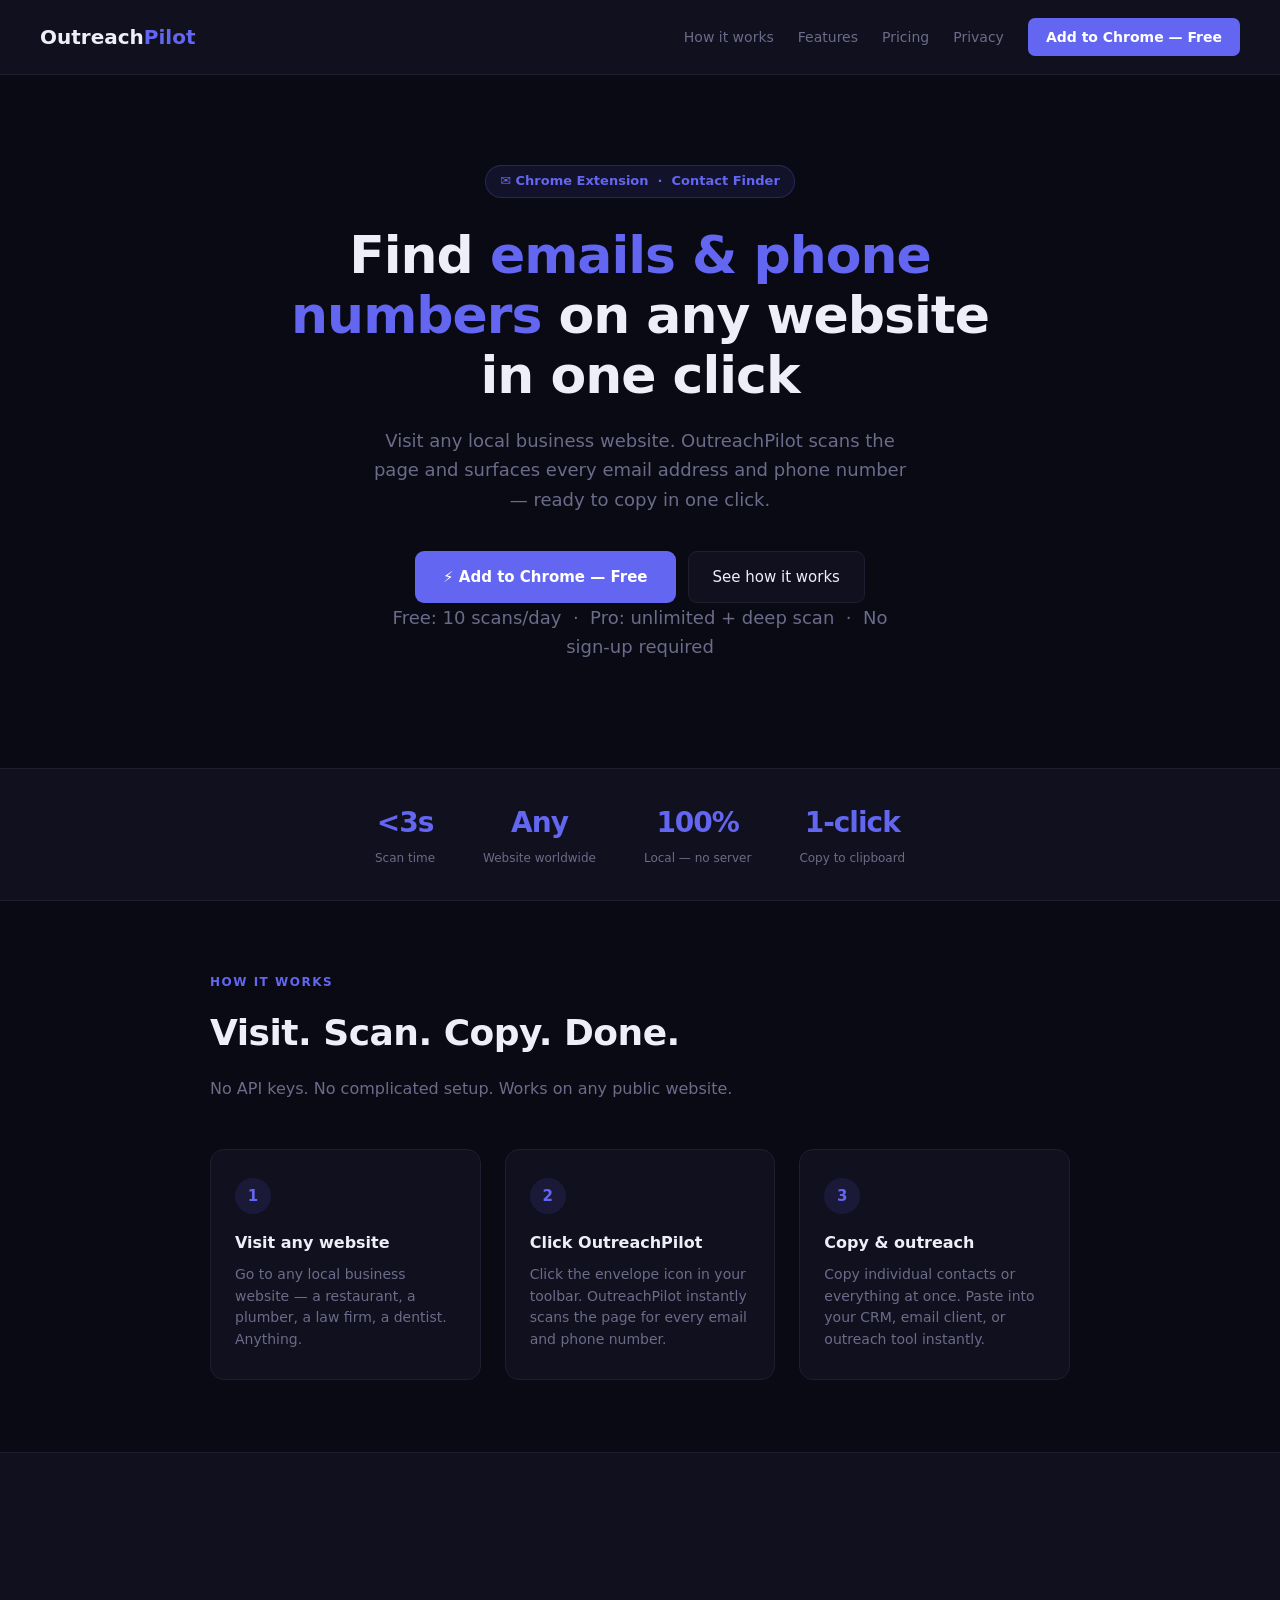
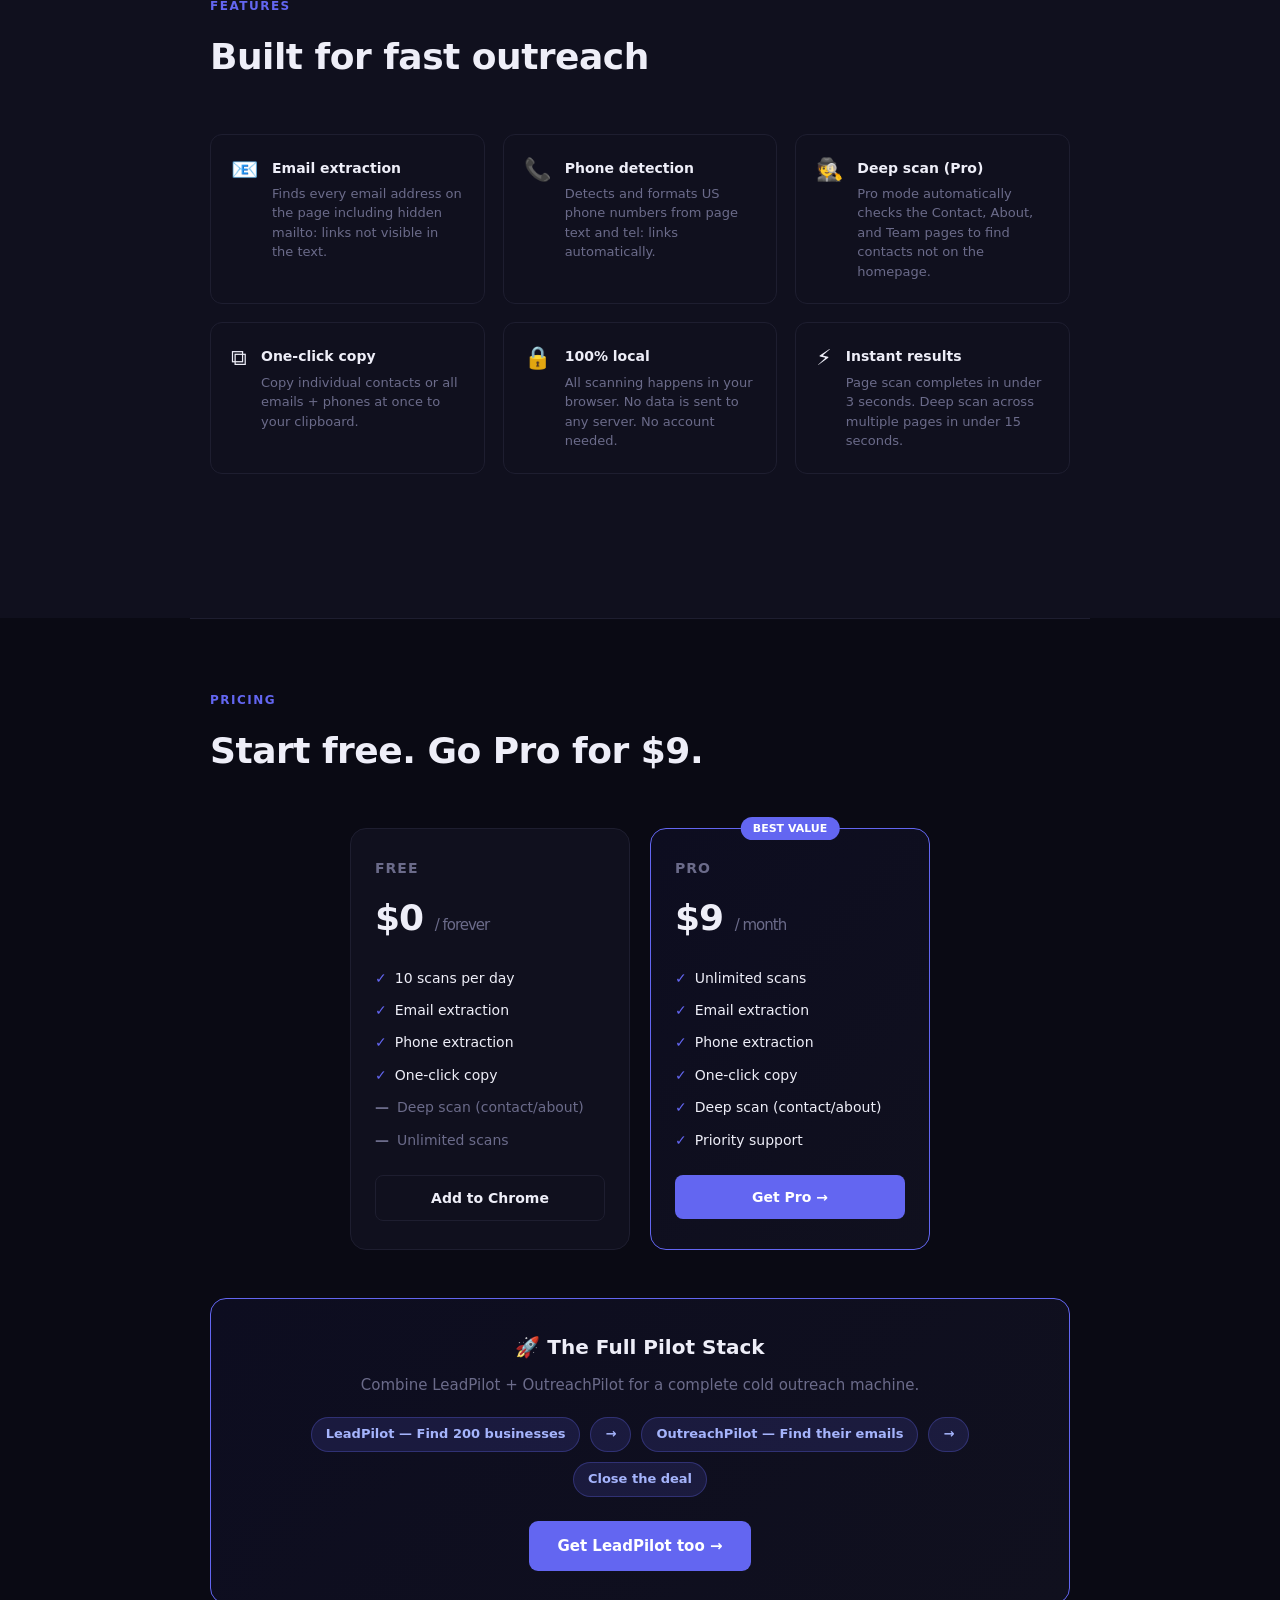
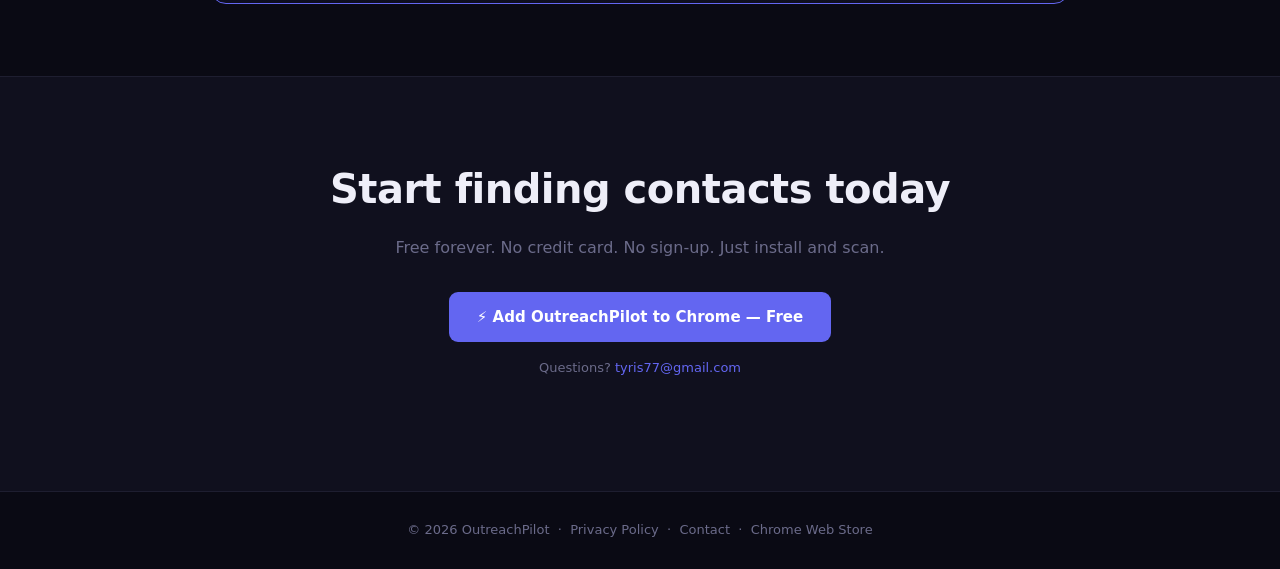
<file: index.html>
<!DOCTYPE html>
<html lang="en">
<head>
  <meta charset="UTF-8" />
  <meta name="viewport" content="width=device-width, initial-scale=1.0" />
  <title>OutreachPilot — Email & Contact Finder for Chrome</title>
  <meta name="description" content="Find email addresses and phone numbers on any website in one click. Free Chrome extension. Perfect for sales teams, agencies, and local business outreach." />
  <meta property="og:title" content="OutreachPilot — Email & Contact Finder" />
  <meta property="og:description" content="Find emails and phone numbers on any website in one click. Free Chrome extension." />
  <meta property="og:url" content="https://tyris77.github.io/outreachpilot/" />
  <meta property="og:type" content="website" />
  <style>
    *,*::before,*::after{box-sizing:border-box;margin:0;padding:0}
    :root{--indigo:#6366f1;--indigo-d:#4f46e5;--bg:#0a0a14;--surface:#10101e;--border:#1e1e30;--text:#eeeef8;--muted:#6b6b8a}
    body{font-family:-apple-system,BlinkMacSystemFont,'Segoe UI',system-ui,sans-serif;background:var(--bg);color:var(--text);line-height:1.6}
    a{color:var(--indigo);text-decoration:none}
    a:hover{text-decoration:underline}

    nav{display:flex;align-items:center;justify-content:space-between;padding:18px 40px;border-bottom:1px solid var(--border);background:var(--surface);position:sticky;top:0;z-index:100}
    .nav-logo{font-size:20px;font-weight:800;color:var(--text)}
    .nav-logo span{color:var(--indigo)}
    .nav-links{display:flex;gap:24px;align-items:center}
    .nav-links a{color:var(--muted);font-size:14px}
    .nav-links a:hover{color:var(--text);text-decoration:none}
    .nav-cta{background:var(--indigo);color:#fff!important;padding:8px 18px;border-radius:7px;font-weight:600;font-size:14px}
    .nav-cta:hover{background:var(--indigo-d);text-decoration:none!important}

    .hero{text-align:center;padding:90px 20px 70px;max-width:760px;margin:0 auto}
    .hero-badge{display:inline-flex;align-items:center;gap:7px;background:rgba(99,102,241,.1);border:1px solid rgba(99,102,241,.25);color:var(--indigo);font-size:13px;font-weight:600;padding:5px 14px;border-radius:20px;margin-bottom:28px}
    .hero h1{font-size:clamp(32px,5vw,52px);font-weight:800;line-height:1.15;letter-spacing:-1px;margin-bottom:20px}
    .hero h1 em{color:var(--indigo);font-style:normal}
    .hero p{font-size:18px;color:var(--muted);max-width:540px;margin:0 auto 36px;line-height:1.65}
    .hero-btns{display:flex;justify-content:center;gap:12px;flex-wrap:wrap}
    .btn-primary{background:var(--indigo);color:#fff;padding:13px 28px;border-radius:9px;font-weight:700;font-size:15px;display:inline-flex;align-items:center;gap:8px}
    .btn-primary:hover{background:var(--indigo-d);text-decoration:none}
    .btn-secondary{background:var(--surface);color:var(--text);border:1px solid var(--border);padding:13px 24px;border-radius:9px;font-size:15px}
    .btn-secondary:hover{border-color:var(--indigo);color:var(--indigo);text-decoration:none}
    .hero-sub{margin-top:18px;font-size:13px;color:var(--muted)}

    .stats-bar{display:flex;justify-content:center;gap:48px;padding:32px 20px;border-top:1px solid var(--border);border-bottom:1px solid var(--border);background:var(--surface);flex-wrap:wrap}
    .stat{text-align:center}
    .stat-num{font-size:28px;font-weight:800;color:var(--indigo);letter-spacing:-1px}
    .stat-label{font-size:12px;color:var(--muted);margin-top:3px}

    section{padding:72px 20px;max-width:900px;margin:0 auto}
    .section-label{font-size:12px;font-weight:700;letter-spacing:1.5px;color:var(--indigo);text-transform:uppercase;margin-bottom:12px}
    .section-title{font-size:clamp(24px,3.5vw,36px);font-weight:800;letter-spacing:-.5px;margin-bottom:14px}
    .section-sub{font-size:16px;color:var(--muted);max-width:560px}

    .steps{display:grid;grid-template-columns:repeat(auto-fit,minmax(200px,1fr));gap:24px;margin-top:48px}
    .step{background:var(--surface);border:1px solid var(--border);border-radius:14px;padding:28px 24px}
    .step-num{width:36px;height:36px;background:rgba(99,102,241,.12);border-radius:50%;display:flex;align-items:center;justify-content:center;font-weight:800;font-size:15px;color:var(--indigo);margin-bottom:16px}
    .step h3{font-size:16px;font-weight:700;margin-bottom:8px}
    .step p{font-size:14px;color:var(--muted);line-height:1.55}

    .features-grid{display:grid;grid-template-columns:repeat(auto-fit,minmax(260px,1fr));gap:18px;margin-top:48px}
    .feature-card{background:var(--surface);border:1px solid var(--border);border-radius:12px;padding:22px 20px;display:flex;gap:14px}
    .feature-icon{font-size:22px;flex-shrink:0;line-height:1;margin-top:2px}
    .feature-card h4{font-size:14px;font-weight:700;margin-bottom:5px}
    .feature-card p{font-size:13px;color:var(--muted);line-height:1.5}

    .pricing-grid{display:grid;grid-template-columns:1fr 1fr;gap:20px;margin-top:48px;max-width:580px;margin-left:auto;margin-right:auto}
    @media(max-width:500px){.pricing-grid{grid-template-columns:1fr}}
    .plan{background:var(--surface);border:1px solid var(--border);border-radius:16px;padding:28px 24px}
    .plan--pro{border-color:var(--indigo);background:linear-gradient(135deg,#0d0d20,#10101e);position:relative}
    .plan-badge{position:absolute;top:-12px;left:50%;transform:translateX(-50%);background:var(--indigo);color:#fff;font-size:11px;font-weight:700;padding:3px 12px;border-radius:20px;white-space:nowrap}
    .plan-name{font-size:14px;font-weight:700;color:var(--muted);margin-bottom:10px;text-transform:uppercase;letter-spacing:1px}
    .plan-price{font-size:36px;font-weight:800;letter-spacing:-1px;margin-bottom:4px}
    .plan-price span{font-size:15px;font-weight:400;color:var(--muted)}
    .plan-features{list-style:none;margin:20px 0 24px;display:flex;flex-direction:column;gap:10px}
    .plan-features li{font-size:14px;display:flex;align-items:flex-start;gap:8px}
    .plan-features li::before{content:"✓";color:var(--indigo);font-weight:700;flex-shrink:0}
    .plan-features li.no::before{content:"—";color:var(--muted)}
    .plan-features li.no{color:var(--muted)}
    .plan-btn{display:block;width:100%;text-align:center;padding:11px 16px;border-radius:8px;font-weight:700;font-size:14px}
    .plan-btn--free{background:var(--surface);border:1px solid var(--border);color:var(--text)}
    .plan-btn--free:hover{border-color:var(--indigo);color:var(--indigo);text-decoration:none}
    .plan-btn--pro{background:var(--indigo);color:#fff}
    .plan-btn--pro:hover{background:var(--indigo-d);text-decoration:none}

    .bundle-box{background:linear-gradient(135deg,#0d0d20,#10101e);border:1px solid var(--indigo);border-radius:16px;padding:32px;margin-top:48px;text-align:center}
    .bundle-box h3{font-size:20px;font-weight:800;margin-bottom:10px}
    .bundle-box p{color:var(--muted);font-size:15px;margin-bottom:20px}
    .bundle-pills{display:flex;justify-content:center;gap:10px;flex-wrap:wrap;margin-bottom:24px}
    .bundle-pill{background:rgba(99,102,241,.15);border:1px solid rgba(99,102,241,.3);color:#a5b4fc;font-size:13px;font-weight:600;padding:6px 14px;border-radius:20px}

    .cta-section{text-align:center;padding:80px 20px;border-top:1px solid var(--border);background:var(--surface)}
    .cta-section h2{font-size:clamp(24px,4vw,40px);font-weight:800;margin-bottom:14px;letter-spacing:-.5px}
    .cta-section p{font-size:16px;color:var(--muted);margin-bottom:32px}

    footer{text-align:center;padding:28px 20px;font-size:13px;color:var(--muted);border-top:1px solid var(--border)}
    footer a{color:var(--muted)}
    footer a:hover{color:var(--indigo)}
  </style>
</head>
<body>

<nav>
  <div class="nav-logo">Outreach<span>Pilot</span></div>
  <div class="nav-links">
    <a href="#how-it-works">How it works</a>
    <a href="#features">Features</a>
    <a href="#pricing">Pricing</a>
    <a href="privacy.html">Privacy</a>
    <a href="REPLACE_WITH_WEB_STORE_URL_AFTER_APPROVAL" class="nav-cta">Add to Chrome — Free</a>
  </div>
</nav>

<div class="hero">
  <div class="hero-badge">✉️ Chrome Extension &nbsp;·&nbsp; Contact Finder</div>
  <h1>Find <em>emails & phone numbers</em> on any website in one click</h1>
  <p>Visit any local business website. OutreachPilot scans the page and surfaces every email address and phone number — ready to copy in one click.</p>
  <div class="hero-btns">
    <a href="REPLACE_WITH_WEB_STORE_URL_AFTER_APPROVAL" class="btn-primary">⚡ Add to Chrome — Free</a>
    <a href="#how-it-works" class="btn-secondary">See how it works</a>
  </div>
  <p class="hero-sub">Free: 10 scans/day &nbsp;·&nbsp; Pro: unlimited + deep scan &nbsp;·&nbsp; No sign-up required</p>
</div>

<div class="stats-bar">
  <div class="stat"><div class="stat-num">&lt;3s</div><div class="stat-label">Scan time</div></div>
  <div class="stat"><div class="stat-num">Any</div><div class="stat-label">Website worldwide</div></div>
  <div class="stat"><div class="stat-num">100%</div><div class="stat-label">Local — no server</div></div>
  <div class="stat"><div class="stat-num">1-click</div><div class="stat-label">Copy to clipboard</div></div>
</div>

<section id="how-it-works">
  <div class="section-label">How it works</div>
  <h2 class="section-title">Visit. Scan. Copy. Done.</h2>
  <p class="section-sub">No API keys. No complicated setup. Works on any public website.</p>
  <div class="steps">
    <div class="step"><div class="step-num">1</div><h3>Visit any website</h3><p>Go to any local business website — a restaurant, a plumber, a law firm, a dentist. Anything.</p></div>
    <div class="step"><div class="step-num">2</div><h3>Click OutreachPilot</h3><p>Click the envelope icon in your toolbar. OutreachPilot instantly scans the page for every email and phone number.</p></div>
    <div class="step"><div class="step-num">3</div><h3>Copy & outreach</h3><p>Copy individual contacts or everything at once. Paste into your CRM, email client, or outreach tool instantly.</p></div>
  </div>
</section>

<section id="features" style="border-top:1px solid var(--border);max-width:100%;background:var(--surface)">
  <div style="max-width:900px;margin:0 auto;padding:72px 20px">
    <div class="section-label">Features</div>
    <h2 class="section-title">Built for fast outreach</h2>
    <div class="features-grid">
      <div class="feature-card"><div class="feature-icon">📧</div><div><h4>Email extraction</h4><p>Finds every email address on the page including hidden mailto: links not visible in the text.</p></div></div>
      <div class="feature-card"><div class="feature-icon">📞</div><div><h4>Phone detection</h4><p>Detects and formats US phone numbers from page text and tel: links automatically.</p></div></div>
      <div class="feature-card"><div class="feature-icon">🕵️</div><div><h4>Deep scan (Pro)</h4><p>Pro mode automatically checks the Contact, About, and Team pages to find contacts not on the homepage.</p></div></div>
      <div class="feature-card"><div class="feature-icon">⧉</div><div><h4>One-click copy</h4><p>Copy individual contacts or all emails + phones at once to your clipboard.</p></div></div>
      <div class="feature-card"><div class="feature-icon">🔒</div><div><h4>100% local</h4><p>All scanning happens in your browser. No data is sent to any server. No account needed.</p></div></div>
      <div class="feature-card"><div class="feature-icon">⚡</div><div><h4>Instant results</h4><p>Page scan completes in under 3 seconds. Deep scan across multiple pages in under 15 seconds.</p></div></div>
    </div>
  </div>
</section>

<section id="pricing" style="border-top:1px solid var(--border)">
  <div class="section-label">Pricing</div>
  <h2 class="section-title">Start free. Go Pro for $9.</h2>
  <div class="pricing-grid">
    <div class="plan">
      <div class="plan-name">Free</div>
      <div class="plan-price">$0 <span>/ forever</span></div>
      <ul class="plan-features">
        <li>10 scans per day</li>
        <li>Email extraction</li>
        <li>Phone extraction</li>
        <li>One-click copy</li>
        <li class="no">Deep scan (contact/about)</li>
        <li class="no">Unlimited scans</li>
      </ul>
      <a href="REPLACE_WITH_WEB_STORE_URL_AFTER_APPROVAL" class="plan-btn plan-btn--free">Add to Chrome</a>
    </div>
    <div class="plan plan--pro">
      <div class="plan-badge">BEST VALUE</div>
      <div class="plan-name">Pro</div>
      <div class="plan-price">$9 <span>/ month</span></div>
      <ul class="plan-features">
        <li>Unlimited scans</li>
        <li>Email extraction</li>
        <li>Phone extraction</li>
        <li>One-click copy</li>
        <li>Deep scan (contact/about)</li>
        <li>Priority support</li>
      </ul>
      <a href="https://gumroad.com/l/guingg" class="plan-btn plan-btn--pro">Get Pro →</a>
    </div>
  </div>

  <div class="bundle-box">
    <h3>🚀 The Full Pilot Stack</h3>
    <p>Combine LeadPilot + OutreachPilot for a complete cold outreach machine.</p>
    <div class="bundle-pills">
      <div class="bundle-pill">LeadPilot — Find 200 businesses</div>
      <div class="bundle-pill">→</div>
      <div class="bundle-pill">OutreachPilot — Find their emails</div>
      <div class="bundle-pill">→</div>
      <div class="bundle-pill">Close the deal</div>
    </div>
    <a href="https://tyris77.github.io/leadpilot/" class="btn-primary" style="display:inline-flex">Get LeadPilot too →</a>
  </div>
</section>

<div class="cta-section">
  <h2>Start finding contacts today</h2>
  <p>Free forever. No credit card. No sign-up. Just install and scan.</p>
  <a href="REPLACE_WITH_WEB_STORE_URL_AFTER_APPROVAL" class="btn-primary" style="display:inline-flex">⚡ Add OutreachPilot to Chrome — Free</a>
  <p style="margin-top:16px;font-size:13px;color:var(--muted)">Questions? <a href="mailto:tyris77@gmail.com">tyris77@gmail.com</a></p>
</div>

<footer>
  <p>&copy; 2026 OutreachPilot &nbsp;·&nbsp; <a href="privacy.html">Privacy Policy</a> &nbsp;·&nbsp; <a href="mailto:tyris77@gmail.com">Contact</a> &nbsp;·&nbsp; <a href="REPLACE_WITH_WEB_STORE_URL_AFTER_APPROVAL">Chrome Web Store</a></p>
</footer>

</body>
</html>
</file>
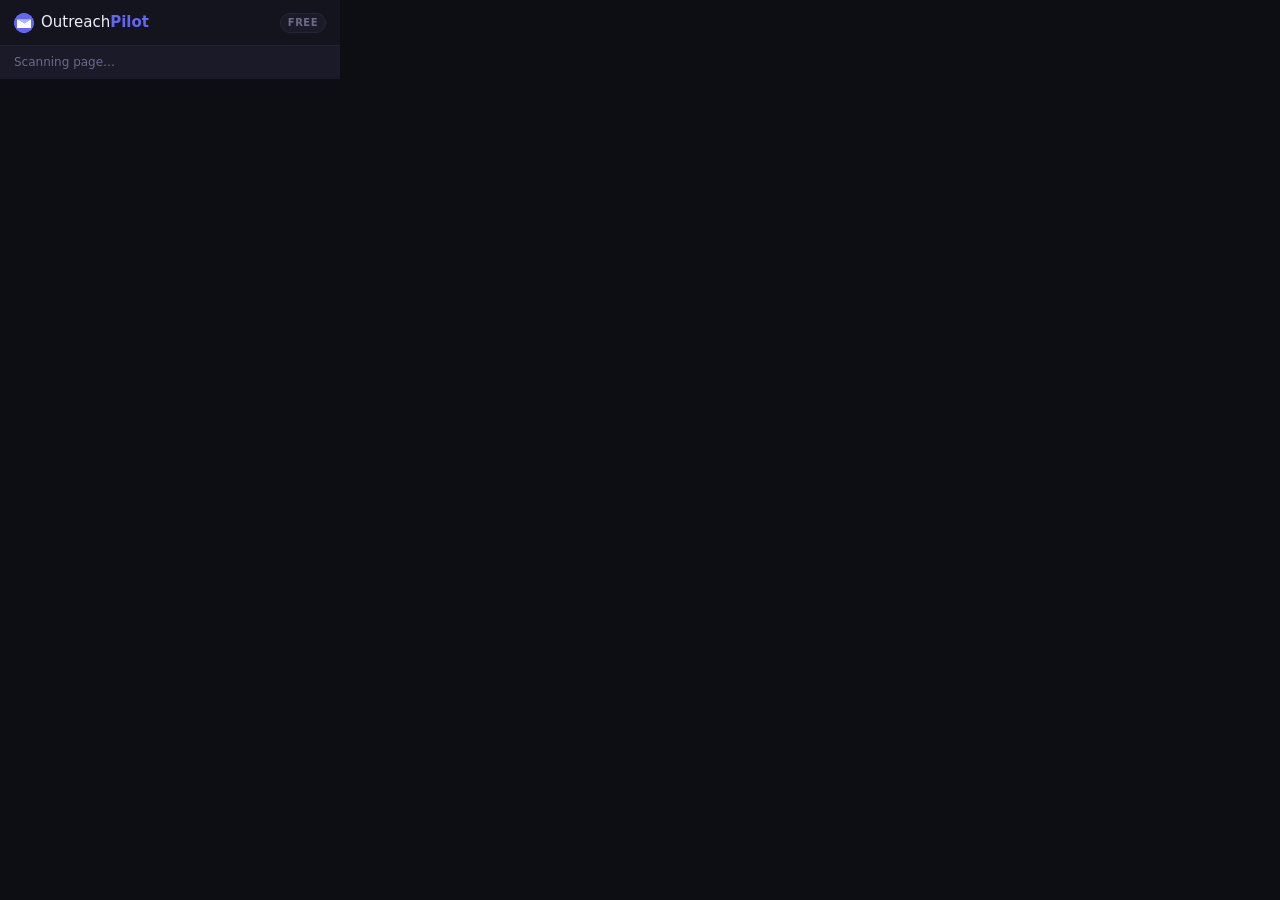
<file: popup.html>
<!DOCTYPE html>
<html lang="en">
<head>
  <meta charset="UTF-8" />
  <title>OutreachPilot</title>
  <link rel="stylesheet" href="popup.css" />
</head>
<body>

  <header class="op-header">
    <div class="op-logo">
      <img src="icons/icon32.png" alt="OutreachPilot" class="op-logo-img" />
      <span class="op-logo-text">Outreach<strong>Pilot</strong></span>
    </div>
    <div id="badgePro" class="op-badge op-badge--pro" style="display:none">PRO</div>
    <div id="badgeFree" class="op-badge op-badge--free">FREE</div>
  </header>

  <div id="statusBanner" class="op-status op-status--scanning">
    <span id="statusText">Scanning page…</span>
  </div>

  <div id="usageSection" class="op-usage-section" style="display:none">
    <div class="op-usage-label">
      <span>Scans today</span>
      <span id="usageCount">0 / 10</span>
    </div>
    <div class="op-usage-track">
      <div id="usageBar" class="op-usage-bar" style="width:0%"></div>
    </div>
  </div>

  <div id="actionsSection" class="op-actions" style="display:none">
    <button id="btnScan" class="op-btn op-btn--primary" disabled>
      🔍 Find Emails &amp; Phones
    </button>
    <button id="btnDeepScan" class="op-btn op-btn--pro-action" disabled>
      🕵️ Deep Scan (Contact + About) <span class="op-pro-tag">PRO</span>
    </button>
  </div>

  <div id="progressSection" class="op-progress-section" style="display:none">
    <div class="op-spinner"></div>
    <span id="progressText">Scanning…</span>
  </div>

  <div id="resultsSection" class="op-results-section" style="display:none">
    <div id="siteInfo" class="op-site-info"></div>

    <div id="emailsBlock" style="display:none">
      <div class="op-block-header">
        <span class="op-block-title">📧 Emails</span>
        <button id="btnCopyEmails" class="op-btn op-btn--copy">Copy All</button>
      </div>
      <div id="emailsList" class="op-contact-list"></div>
    </div>

    <div id="phonesBlock" style="display:none">
      <div class="op-block-header">
        <span class="op-block-title">📞 Phones</span>
        <button id="btnCopyPhones" class="op-btn op-btn--copy">Copy All</button>
      </div>
      <div id="phonesList" class="op-contact-list"></div>
    </div>

    <div id="noResults" style="display:none" class="op-no-results">
      No emails or phones found on this page.
    </div>

    <button id="btnCopyAll" class="op-btn op-btn--copy-all" style="display:none">
      ⧉ Copy Everything
    </button>
  </div>

  <div id="upgradeSection" class="op-upgrade" style="display:none">
    <div class="op-upgrade-copy">
      <strong>Upgrade to Pro — $9/month</strong><br/>
      Unlimited scans · Deep scan (contact + about pages)
    </div>
    <a href="https://gumroad.com/l/outreachpilot" target="_blank" class="op-btn op-btn--upgrade">
      Upgrade Now →
    </a>
    <div class="op-license-row">
      <input id="licenseInput" class="op-input" type="text" placeholder="OP-XXXX-XXXX-XXXX" />
      <button id="btnActivate" class="op-btn op-btn--activate">Activate</button>
    </div>
    <div id="licenseMsg" class="op-license-msg" style="display:none"></div>
  </div>

  <div id="proSection" class="op-pro-section" style="display:none">
    <span id="proKeyDisplay" class="op-pro-key"></span>
    <button id="btnDeactivate" class="op-btn op-btn--deactivate">Remove</button>
  </div>

  <script src="popup.js"></script>
</body>
</html>
</file>
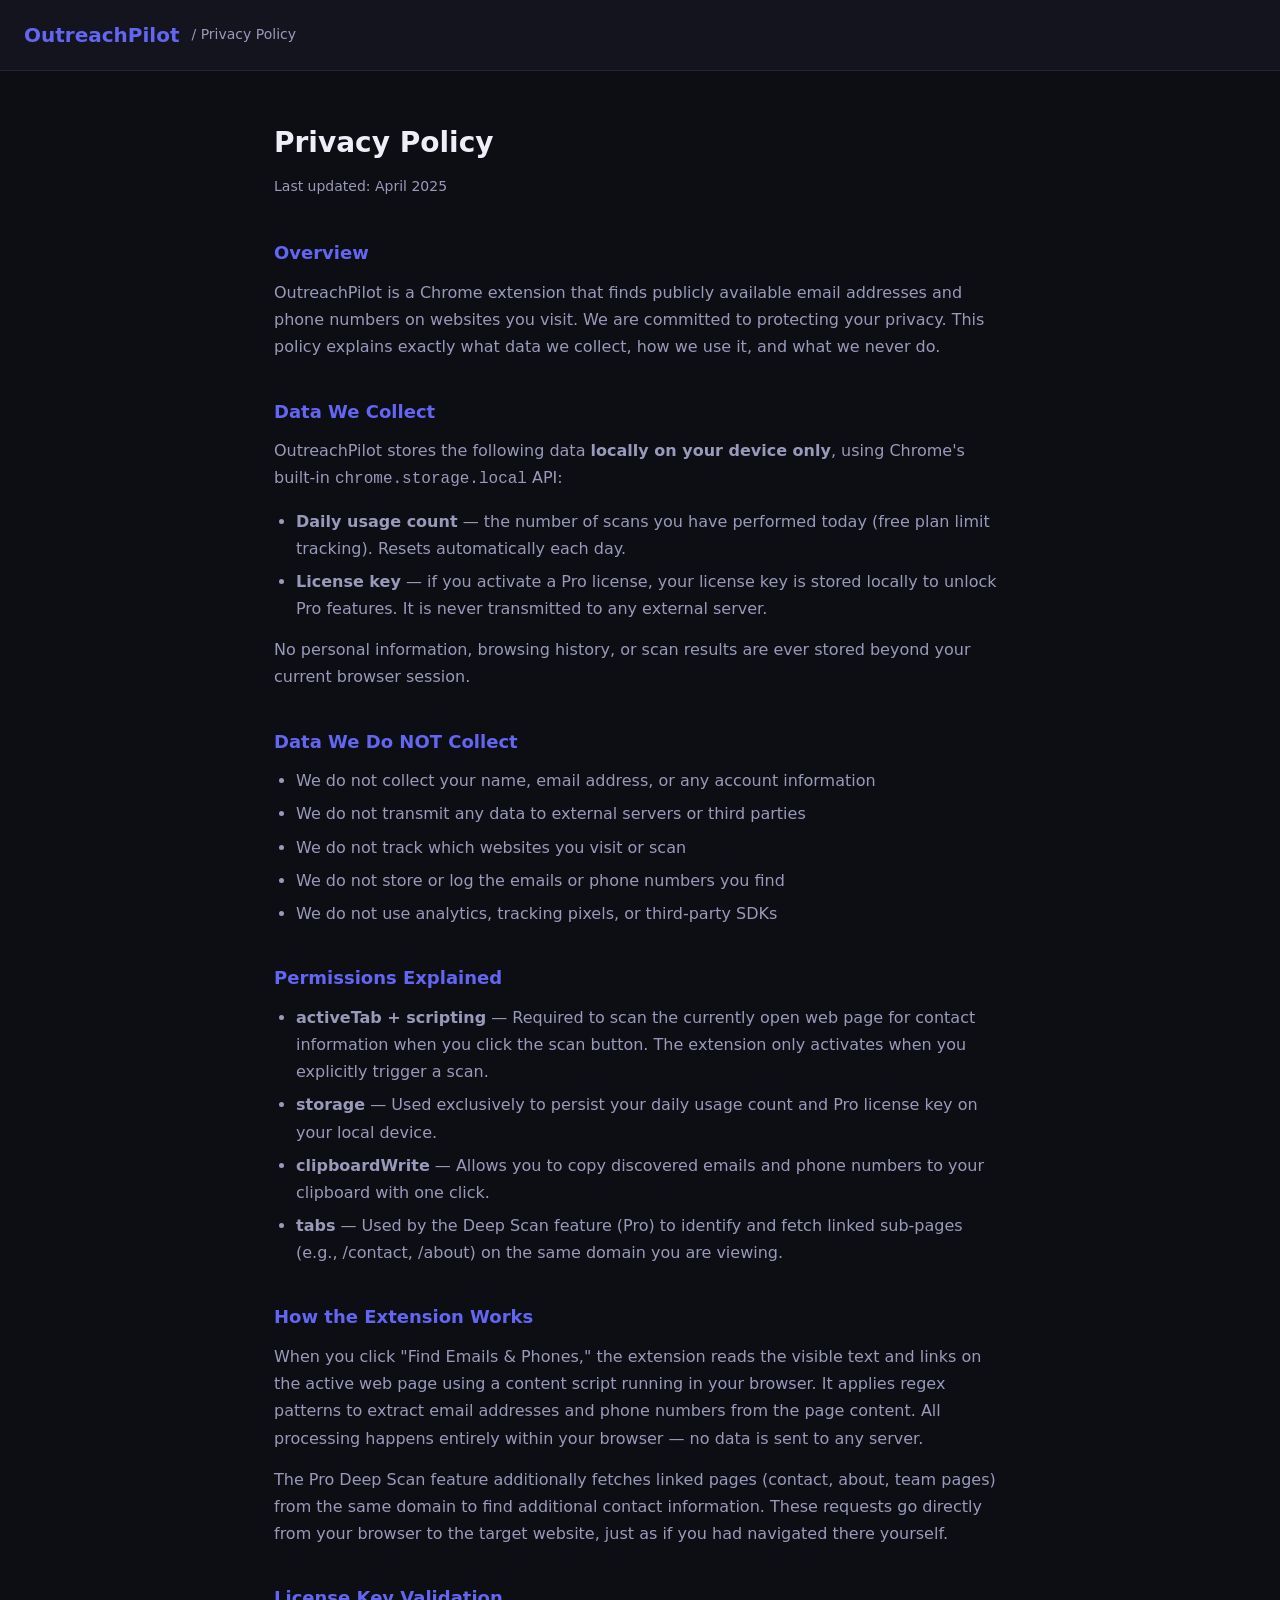
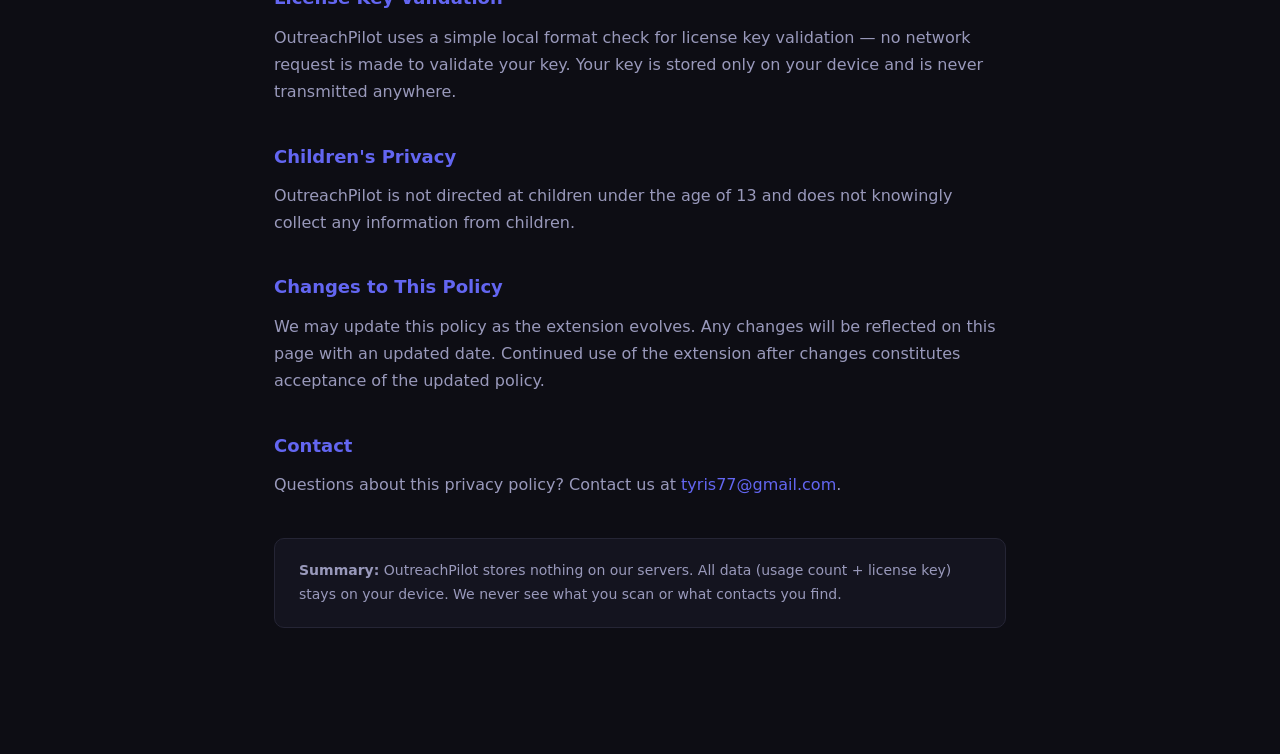
<file: privacy.html>
<!DOCTYPE html>
<html lang="en">
<head>
  <meta charset="UTF-8" />
  <meta name="viewport" content="width=device-width, initial-scale=1.0" />
  <title>Privacy Policy — OutreachPilot</title>
  <style>
    *,*::before,*::after{box-sizing:border-box;margin:0;padding:0}
    :root{--indigo:#6366f1;--bg:#0d0d14;--surface:#14141f;--border:#252535;--text:#eeeef8;--muted:#9999bb}
    body{font-family:-apple-system,BlinkMacSystemFont,'Segoe UI',system-ui,sans-serif;background:var(--bg);color:var(--text);line-height:1.7;font-size:16px}
    header{background:var(--surface);border-bottom:1px solid var(--border);padding:18px 24px;display:flex;align-items:center;gap:12px}
    header strong{color:var(--indigo);font-size:20px}
    header span{color:var(--muted);font-size:14px}
    .container{max-width:780px;margin:48px auto;padding:0 24px 80px}
    h1{font-size:28px;margin-bottom:8px}
    .subtitle{color:var(--muted);margin-bottom:40px;font-size:14px}
    h2{font-size:18px;color:var(--indigo);margin:36px 0 10px}
    p{color:var(--muted);margin-bottom:14px}
    ul{color:var(--muted);padding-left:22px;margin-bottom:14px}
    ul li{margin-bottom:6px}
    a{color:var(--indigo);text-decoration:none}
    a:hover{text-decoration:underline}
    .card{background:var(--surface);border:1px solid var(--border);border-radius:10px;padding:20px 24px;margin-top:40px}
    .card p{margin:0;font-size:14px}
  </style>
</head>
<body>

<header>
  <strong>OutreachPilot</strong>
  <span>/ Privacy Policy</span>
</header>

<div class="container">
  <h1>Privacy Policy</h1>
  <p class="subtitle">Last updated: April 2025</p>

  <h2>Overview</h2>
  <p>OutreachPilot is a Chrome extension that finds publicly available email addresses and phone numbers on websites you visit. We are committed to protecting your privacy. This policy explains exactly what data we collect, how we use it, and what we never do.</p>

  <h2>Data We Collect</h2>
  <p>OutreachPilot stores the following data <strong>locally on your device only</strong>, using Chrome's built-in <code>chrome.storage.local</code> API:</p>
  <ul>
    <li><strong>Daily usage count</strong> — the number of scans you have performed today (free plan limit tracking). Resets automatically each day.</li>
    <li><strong>License key</strong> — if you activate a Pro license, your license key is stored locally to unlock Pro features. It is never transmitted to any external server.</li>
  </ul>
  <p>No personal information, browsing history, or scan results are ever stored beyond your current browser session.</p>

  <h2>Data We Do NOT Collect</h2>
  <ul>
    <li>We do not collect your name, email address, or any account information</li>
    <li>We do not transmit any data to external servers or third parties</li>
    <li>We do not track which websites you visit or scan</li>
    <li>We do not store or log the emails or phone numbers you find</li>
    <li>We do not use analytics, tracking pixels, or third-party SDKs</li>
  </ul>

  <h2>Permissions Explained</h2>
  <ul>
    <li><strong>activeTab + scripting</strong> — Required to scan the currently open web page for contact information when you click the scan button. The extension only activates when you explicitly trigger a scan.</li>
    <li><strong>storage</strong> — Used exclusively to persist your daily usage count and Pro license key on your local device.</li>
    <li><strong>clipboardWrite</strong> — Allows you to copy discovered emails and phone numbers to your clipboard with one click.</li>
    <li><strong>tabs</strong> — Used by the Deep Scan feature (Pro) to identify and fetch linked sub-pages (e.g., /contact, /about) on the same domain you are viewing.</li>
  </ul>

  <h2>How the Extension Works</h2>
  <p>When you click "Find Emails & Phones," the extension reads the visible text and links on the active web page using a content script running in your browser. It applies regex patterns to extract email addresses and phone numbers from the page content. All processing happens entirely within your browser — no data is sent to any server.</p>
  <p>The Pro Deep Scan feature additionally fetches linked pages (contact, about, team pages) from the same domain to find additional contact information. These requests go directly from your browser to the target website, just as if you had navigated there yourself.</p>

  <h2>License Key Validation</h2>
  <p>OutreachPilot uses a simple local format check for license key validation — no network request is made to validate your key. Your key is stored only on your device and is never transmitted anywhere.</p>

  <h2>Children's Privacy</h2>
  <p>OutreachPilot is not directed at children under the age of 13 and does not knowingly collect any information from children.</p>

  <h2>Changes to This Policy</h2>
  <p>We may update this policy as the extension evolves. Any changes will be reflected on this page with an updated date. Continued use of the extension after changes constitutes acceptance of the updated policy.</p>

  <h2>Contact</h2>
  <p>Questions about this privacy policy? Contact us at <a href="mailto:tyris77@gmail.com">tyris77@gmail.com</a>.</p>

  <div class="card">
    <p><strong>Summary:</strong> OutreachPilot stores nothing on our servers. All data (usage count + license key) stays on your device. We never see what you scan or what contacts you find.</p>
  </div>
</div>

</body>
</html>
</file>
<file: popup.css>
*,*::before,*::after{box-sizing:border-box;margin:0;padding:0}
:root{
  --indigo:#6366f1;--indigo-d:#4f46e5;--indigo-dim:#e0e7ff;
  --bg:#0d0d14;--surface:#14141f;--surface2:#1a1a28;--border:#252535;
  --text:#eeeef8;--muted:#6b6b8a;--green:#10b981;--danger:#ef4444;
}
body{font-family:-apple-system,BlinkMacSystemFont,'Segoe UI',system-ui,sans-serif;background:var(--bg);color:var(--text);width:340px;font-size:13px;line-height:1.4}
a{color:var(--indigo);text-decoration:none}

.op-header{display:flex;align-items:center;padding:12px 14px;background:var(--surface);border-bottom:1px solid var(--border);gap:8px}
.op-logo{display:flex;align-items:center;gap:7px;flex:1}
.op-logo-img{width:20px;height:20px}
.op-logo-text{font-size:15px;color:var(--text)}
.op-logo-text strong{color:var(--indigo)}
.op-badge{font-size:10px;font-weight:700;padding:2px 7px;border-radius:20px;letter-spacing:.5px}
.op-badge--pro{background:var(--indigo);color:#fff}
.op-badge--free{background:var(--surface2);color:var(--muted);border:1px solid var(--border)}

.op-status{padding:8px 14px;font-size:12px}
.op-status--scanning{background:#1a1a28;color:var(--muted)}
.op-status--ready{background:#0d1a0d;color:var(--green)}
.op-status--error{background:#1a0d0d;color:#f87171}

.op-usage-section{padding:10px 14px 6px;border-bottom:1px solid var(--border)}
.op-usage-label{display:flex;justify-content:space-between;font-size:11px;color:var(--muted);margin-bottom:5px}
.op-usage-track{height:4px;background:var(--surface2);border-radius:2px;overflow:hidden}
.op-usage-bar{height:100%;background:var(--indigo);border-radius:2px;transition:width .4s}

.op-actions{display:flex;flex-direction:column;gap:6px;padding:12px 14px;border-bottom:1px solid var(--border)}

.op-btn{border:none;border-radius:7px;font-size:13px;font-weight:600;cursor:pointer;padding:9px 14px;transition:background .15s,opacity .15s;text-align:center;text-decoration:none;display:inline-flex;align-items:center;justify-content:center;gap:6px}
.op-btn:disabled{opacity:.4;cursor:not-allowed}
.op-btn--primary{background:var(--indigo);color:#fff;width:100%}
.op-btn--primary:hover:not(:disabled){background:var(--indigo-d)}
.op-btn--pro-action{background:var(--surface2);color:var(--muted);border:1px solid var(--border);width:100%;font-weight:500}
.op-btn--pro-action.is-pro{background:var(--indigo-d);color:#fff;border-color:var(--indigo-d);font-weight:600}
.op-btn--pro-action.is-pro:hover:not(:disabled){background:#4338ca}
.op-pro-tag{font-size:9px;background:rgba(255,255,255,.15);padding:1px 5px;border-radius:10px}
.is-pro .op-pro-tag{display:none}

.op-progress-section{display:flex;align-items:center;gap:10px;padding:14px;color:var(--muted);font-size:12px}
.op-spinner{width:16px;height:16px;border:2px solid var(--border);border-top-color:var(--indigo);border-radius:50%;animation:spin .8s linear infinite;flex-shrink:0}
@keyframes spin{to{transform:rotate(360deg)}}

.op-results-section{border-top:1px solid var(--border)}
.op-site-info{padding:8px 14px;font-size:11px;color:var(--muted);border-bottom:1px solid var(--border);white-space:nowrap;overflow:hidden;text-overflow:ellipsis}
.op-block-header{display:flex;align-items:center;justify-content:space-between;padding:8px 14px 4px}
.op-block-title{font-size:12px;font-weight:700;color:var(--text)}

.op-btn--copy{background:var(--surface2);color:var(--muted);border:1px solid var(--border);font-size:11px;padding:4px 10px;border-radius:5px}
.op-btn--copy:hover{border-color:var(--indigo);color:var(--indigo)}
.op-btn--copy.copied{background:var(--green);color:#fff;border-color:var(--green)}

.op-contact-list{padding:0 14px 8px;display:flex;flex-direction:column;gap:4px;max-height:120px;overflow-y:auto}
.op-contact-list::-webkit-scrollbar{width:4px}
.op-contact-list::-webkit-scrollbar-track{background:var(--bg)}
.op-contact-list::-webkit-scrollbar-thumb{background:var(--border);border-radius:2px}

.op-contact-item{display:flex;align-items:center;justify-content:space-between;padding:5px 8px;background:var(--surface);border-radius:5px;gap:8px}
.op-contact-value{font-size:12px;color:var(--text);flex:1;overflow:hidden;text-overflow:ellipsis;white-space:nowrap;font-family:monospace}
.op-copy-btn{background:none;border:none;color:var(--muted);cursor:pointer;font-size:11px;padding:2px 6px;border-radius:4px;flex-shrink:0}
.op-copy-btn:hover{background:var(--surface2);color:var(--indigo)}
.op-copy-btn.copied{color:var(--green)}

.op-no-results{padding:20px 14px;text-align:center;color:var(--muted);font-size:13px}

.op-btn--copy-all{background:var(--indigo);color:#fff;width:calc(100% - 28px);margin:8px 14px;font-size:13px}
.op-btn--copy-all:hover{background:var(--indigo-d)}

.op-upgrade{padding:12px 14px;border-top:1px solid var(--border);background:#0f0f1e}
.op-upgrade-copy{font-size:12px;color:var(--muted);line-height:1.5}
.op-upgrade-copy strong{color:#a5b4fc}
.op-btn--upgrade{background:var(--indigo);color:#fff;width:100%;margin-top:8px;font-size:13px;padding:9px 14px}
.op-btn--upgrade:hover{background:var(--indigo-d);text-decoration:none}
.op-license-row{display:flex;gap:6px;margin-top:8px}
.op-input{flex:1;background:var(--surface2);border:1px solid var(--border);border-radius:5px;color:var(--text);font-size:11px;padding:7px 9px;outline:none;font-family:monospace}
.op-input:focus{border-color:var(--indigo)}
.op-input::placeholder{color:var(--muted)}
.op-btn--activate{background:var(--surface2);color:var(--muted);border:1px solid var(--border);font-size:12px;padding:7px 10px;border-radius:5px;white-space:nowrap}
.op-btn--activate:hover{border-color:var(--indigo);color:var(--indigo)}
.op-license-msg{margin-top:6px;font-size:11px;padding:5px 8px;border-radius:4px}
.op-license-msg--ok{background:#0d2018;color:var(--green)}
.op-license-msg--error{background:#1a0d0d;color:#f87171}

.op-pro-section{display:flex;align-items:center;justify-content:space-between;padding:8px 14px;border-top:1px solid var(--border);background:#0d1020}
.op-pro-key{font-size:11px;font-family:monospace;color:var(--indigo)}
.op-btn--deactivate{background:transparent;color:var(--danger);border:1px solid var(--danger);font-size:11px;padding:4px 10px;border-radius:5px}
.op-btn--deactivate:hover{background:#1a0d0d}
</file>
